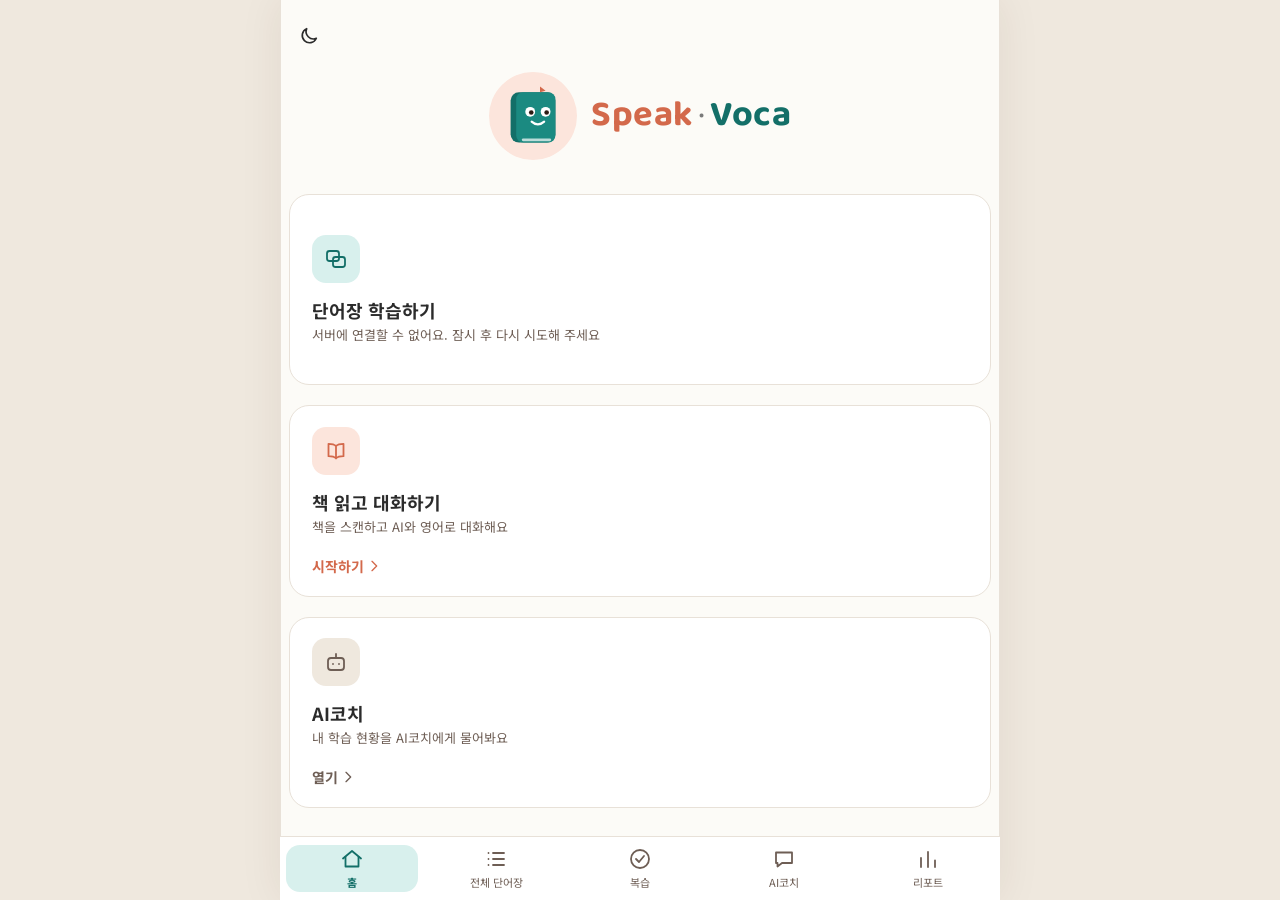
<file: frontend/index.html>
<!doctype html>
<html lang="ko">
<head>
  <meta charset="utf-8">
  <meta name="viewport" content="width=device-width, initial-scale=1, viewport-fit=cover">
  <title>스포카</title>
  <meta name="theme-color" content="#FBF7F2">
  <script>
    // 화면이 그려지기 전에 저장된 테마를 적용해 깜빡임을 막는다 (기본은 라이트)
    try { if (localStorage.getItem("spoca.theme") === "dark") document.documentElement.dataset.theme = "dark"; } catch (e) { /* 저장소를 못 쓰면 라이트 */ }
  </script>
  <link rel="preconnect" href="https://fonts.googleapis.com">
  <link rel="preconnect" href="https://fonts.gstatic.com" crossorigin>
  <link href="https://fonts.googleapis.com/css2?family=Baloo+2:wght@600;700&family=Noto+Sans+KR:wght@400;500;700&display=swap" rel="stylesheet">
  <link rel="stylesheet" href="css/style.css">
</head>
<body>
  <div class="app">
    <div id="wake-banner" class="wake-banner" role="status" hidden>서버를 깨우는 중이라 조금 걸려요</div>
    <main id="views" class="views">
      <!-- 홈 화면 (1차: 복습·영어 대화는 자리만, 다크 모드 토글·N일 연속 배지는 나중에 추가) -->
      <section class="view view-home" data-view="home" hidden>
        <div class="content home">
          <div class="home-top">
            <button class="icon-btn theme-toggle" id="theme-toggle" type="button" aria-label="다크 모드로 바꾸기" aria-pressed="false">
              <svg class="i-moon" viewBox="0 0 24 24" aria-hidden="true"><path d="M20 14.5A8 8 0 0 1 9.5 4a8 8 0 1 0 10.5 10.5z"/></svg>
              <svg class="i-sun" viewBox="0 0 24 24" aria-hidden="true"><circle cx="12" cy="12" r="4"/><path d="M12 2v2M12 20v2M2 12h2M20 12h2M4.9 4.9l1.4 1.4M17.7 17.7l1.4 1.4M4.9 19.1l1.4-1.4M17.7 6.3l1.4-1.4"/></svg>
            </button>
            <span class="streak-badge" id="home-streak" hidden>
              <svg viewBox="0 0 24 24" aria-hidden="true"><path d="M12 3c1 3.5 5 5.5 5 10a5 5 0 0 1-10 0c0-2 .8-3.2 2-4.2 0 2 .8 3 2 3 0-3-1-5 1-8.8z"/></svg>
              <b id="home-streak-text">0일 연속</b>
            </span>
          </div>
          <div class="brand">
            <div class="mascot" aria-hidden="true">
              <svg width="70" height="70" viewBox="0 0 100 100" aria-hidden="true"><rect x="18" y="16" width="64" height="72" rx="12" fill="#136F68"/><rect x="26" y="16" width="56" height="72" rx="10" fill="#1B8A81"/><rect x="34" y="82" width="42" height="4" rx="2" fill="#fff" opacity=".7"/>
                <circle cx="46" cy="44" r="7" fill="#fff"/><circle cx="68" cy="44" r="7" fill="#fff"/><circle cx="47.5" cy="45" r="3.3" fill="#2B1A12"/><circle cx="69.5" cy="45" r="3.3" fill="#2B1A12"/>
                <path d="M48 58q9 8 18 0" stroke="#fff" stroke-width="3" fill="none" stroke-linecap="round"/><path d="M60 16v-8l8 6z" fill="#D3694B"/></svg>
            </div>
            <div class="wordmark" role="img" aria-label="스포카 Speak Voca"><span class="w1">Speak</span><span class="dot">·</span><span class="w2">Voca</span></div>
          </div>

          <!-- 오늘의 복습 카드: 복습할 단어 있음 / 오늘 복습 완료 / 대상 없음 -->
          <div class="card home-card" id="home-review">
            <div class="home-row">
              <div class="tile tile-teal"><svg viewBox="0 0 24 24" aria-hidden="true"><rect x="3" y="4" width="12" height="10" rx="2.5"/><rect x="9" y="10" width="12" height="10" rx="2.5"/></svg></div>
              <div class="home-text"><b>단어장 학습하기</b><span id="home-review-sub">불러오는 중…</span></div>
            </div>
            <a class="go-link go-coral" id="home-review-link" href="#/review" hidden><span id="home-review-link-text">복습 시작</span><svg viewBox="0 0 24 24" aria-hidden="true"><path d="M9 5l7 7-7 7"/></svg></a>
          </div>

          <button class="card home-card home-btn" id="home-english" type="button">
            <div class="home-row">
              <div class="tile tile-coral"><svg viewBox="0 0 24 24" aria-hidden="true"><path d="M12 7c-1.6-1.6-4.2-2.2-7.500-2.200v12.400c3.300 0 5.900.6 7.500 2.200 1.600-1.600 4.200-2.200 7.500-2.200V4.800C16.200 4.800 13.600 5.400 12 7zM12 7v12.400"/></svg></div>
              <div class="home-text"><b>책 읽고 대화하기</b><span>책을 스캔하고 AI와 영어로 대화해요</span></div>
            </div>
            <span class="go-link go-coral">시작하기<svg viewBox="0 0 24 24" aria-hidden="true"><path d="M9 5l7 7-7 7"/></svg></span>
          </button>

          <a class="card home-card" href="#/coach">
            <div class="home-row">
              <div class="tile tile-sand"><svg viewBox="0 0 24 24" aria-hidden="true"><rect x="4" y="8" width="16" height="12" rx="3"/><path d="M12 4v4M9 14h.01M15 14h.01"/></svg></div>
              <div class="home-text"><b>AI코치</b><span>내 학습 현황을 AI코치에게 물어봐요</span></div>
            </div>
            <span class="go-link go-sand">열기<svg viewBox="0 0 24 24" aria-hidden="true"><path d="M9 5l7 7-7 7"/></svg></span>
          </a>
        </div>
      </section>

      <!-- 단어장 목록 -->
      <section class="view" data-view="words" hidden>
        <header class="topbar">
          <a class="icon-btn" href="#/home" aria-label="뒤로"><svg viewBox="0 0 24 24" aria-hidden="true"><path d="M19 12H5M11 6l-6 6 6 6"/></svg></a>
          <h1 class="title">전체 단어장</h1>
          <span class="rv-mini" aria-hidden="true"><svg viewBox="0 0 24 24"><circle cx="12" cy="12" r="11" fill="#FCE5DC"/><ellipse cx="12" cy="13" rx="6.5" ry="5.5" fill="#D3694B"/><circle cx="10" cy="12" r="1.1" fill="#fff"/><circle cx="14" cy="12" r="1.1" fill="#fff"/><path d="M10.2 15q1.8 1.2 3.6 0" stroke="#fff" stroke-width="1" fill="none" stroke-linecap="round"/></svg></span>
          <span class="spacer"></span>
          <span class="rv-count" id="word-total">-개</span>
        </header>
        <div class="content">
          <label class="search">
            <svg viewBox="0 0 24 24" aria-hidden="true"><circle cx="11" cy="11" r="6.5"/><path d="M16 16l4.5 4.5"/></svg>
            <input id="word-search" type="search" placeholder="단어·뜻 검색" autocomplete="off" aria-label="단어 검색">
          </label>
          <div class="stage-chips" id="word-chips" role="group" aria-label="단계 고르기"></div>
          <div class="word-head">
            <b id="word-count">단어 -개</b>
            <label class="sort-select">
              <select id="word-sort" aria-label="정렬">
                <option value="latest">최신순</option>
                <option value="stage">단계순</option>
              </select>
              <svg viewBox="0 0 24 24" aria-hidden="true"><path d="M7 10l5 5 5-5"/></svg>
            </label>
          </div>
          <div class="card list-card" id="word-list"></div>
          <p class="state-msg" id="word-state"></p>
        </div>
        <a id="word-add-btn" class="fab" href="#/word-add" aria-label="단어 등록"><svg viewBox="0 0 24 24" aria-hidden="true"><path d="M12 5v14M5 12h14"/></svg></a>
      </section>

      <!-- 단어 등록 (하단 탭 바는 그대로 보인다) -->
      <section class="view" data-view="word-add" hidden>
        <header class="topbar">
          <a class="icon-btn" href="#/words" aria-label="뒤로"><svg viewBox="0 0 24 24" aria-hidden="true"><path d="M19 12H5M11 6l-6 6 6 6"/></svg></a>
          <h1 class="title">단어 등록</h1>
          <span class="spacer"></span>
        </header>
        <div class="content">
          <div class="seg" role="tablist" aria-label="등록 방법">
            <button type="button" class="seg-btn on" data-mode="manual" role="tab" aria-selected="true">직접 입력</button>
            <button type="button" class="seg-btn" data-mode="scan" role="tab" aria-selected="false">책 스캔</button>
          </div>

          <div class="card wa-card" id="wa-manual">
            <label class="field"><small>단어</small><input id="wa-word" type="text" maxlength="50" autocomplete="off" placeholder="예: resilient"></label>
            <label class="field"><small>뜻 (선택)</small><input id="wa-meaning" type="text" maxlength="200" autocomplete="off" placeholder="예: 회복력 있는"></label>
            <label class="field"><small>예문 (선택)</small><input id="wa-example" type="text" maxlength="300" autocomplete="off" placeholder="예: She is resilient."></label>
          </div>

          <div class="card wa-card" id="wa-scan" hidden>
            <p class="wa-note">단어장 책의 한 페이지를 사진으로 찍거나 갤러리에서 골라요. 읽은 단어는 확인 없이 바로 등록돼요. 뜻이 사진에 없으면 AI가 한국어 뜻을 채워 줘요(틀릴 수 있으니 단어장에서 고칠 수 있어요).</p>
            <input id="wa-file" type="file" accept="image/jpeg,image/png,image/webp,image/*" hidden>
            <button type="button" class="btn btn-open wa-pick" id="wa-pick">사진 선택 (촬영 · 갤러리)</button>
            <div class="wa-preview" id="wa-preview" hidden>
              <img id="wa-preview-img" alt="선택한 책 사진">
              <button type="button" class="btn btn-cancel" id="wa-clear">사진 지우기</button>
            </div>
          </div>

          <div class="card wa-card">
            <small class="wa-label">등록일 (복습 기준일)</small>
            <div class="chips" id="wa-dates">
              <button type="button" class="chip on" data-date="today">오늘</button>
              <button type="button" class="chip" data-date="tomorrow">내일</button>
              <button type="button" class="chip" data-date="pick">날짜 선택</button>
            </div>
            <label class="field wa-pick-date" id="wa-pick-date" hidden><small>날짜 (오늘 이후만)</small><input id="wa-date" type="date"></label>
          </div>

          <p class="tip" id="wa-error" role="alert" hidden></p>
          <button type="button" class="btn btn-primary" id="wa-submit">등록하기</button>
        </div>
      </section>

      <!-- 오늘의 복습 -->
      <section class="view" data-view="review" hidden>
        <header class="topbar topbar-rv">
          <a class="icon-btn" href="#/home" aria-label="뒤로"><svg viewBox="0 0 24 24" aria-hidden="true"><path d="M19 12H5M11 6l-6 6 6 6"/></svg></a>
          <h1 class="title">오늘의 복습</h1>
          <span class="rv-mini" aria-hidden="true"><svg viewBox="0 0 24 24"><circle cx="12" cy="12" r="11" fill="#FCE5DC"/><ellipse cx="12" cy="13" rx="6.5" ry="5.5" fill="#D3694B"/><circle cx="10" cy="12" r="1.1" fill="#fff"/><circle cx="14" cy="12" r="1.1" fill="#fff"/><path d="M10.2 15q1.8 1.2 3.6 0" stroke="#fff" stroke-width="1" fill="none" stroke-linecap="round"/></svg></span>
          <span class="spacer"></span>
          <span class="rv-count" id="rv-count" hidden></span>
        </header>
        <div class="content">
          <div id="rv-body" hidden>
            <div class="seg" role="tablist" aria-label="학습 방향">
              <button type="button" class="seg-btn on" data-dir="en2ko" role="tab" aria-selected="true">영어 → 한글</button>
              <button type="button" class="seg-btn" data-dir="ko2en" role="tab" aria-selected="false">한글 → 영어</button>
            </div>
            <p class="rv-hint"><svg viewBox="0 0 24 24" aria-hidden="true"><circle cx="12" cy="12" r="9"/><path d="M12 11v5M12 8h.01"/></svg><span>아는 단어는 그냥 넘어가고, 헷갈리는 단어만 탭해서 확인하세요</span></p>
            <div class="rv-grid" id="rv-grid"></div>
          </div>
          <div class="card rv-empty" id="rv-message" hidden>
            <b id="rv-message-title"></b>
            <p id="rv-message-sub"></p>
            <a class="btn btn-open" id="rv-message-link" href="#/word-add" hidden>단어 등록하러 가기</a>
          </div>
          <p class="state-msg" id="rv-state"></p>
        </div>
        <div class="rv-footer" id="rv-footer" hidden>
          <button type="button" class="btn btn-primary" id="rv-complete">복습 완료</button>
        </div>
      </section>

      <!-- 복습 결과 -->
      <section class="view" data-view="review-result" hidden>
        <header class="topbar">
          <h1 class="title">복습 결과</h1>
          <span class="spacer"></span>
        </header>
        <div class="content">
          <div class="card rr-hero">
            <p class="rr-big" id="rr-big">0개를 외웠어요</p>
            <p class="rr-streak" id="rr-streak"></p>
          </div>
          <div class="rr-stats">
            <div class="card"><small>오늘 복습</small><b id="rr-reviewed">0개</b></div>
            <div class="card"><small>다시 복습</small><b id="rr-retry">0개</b></div>
          </div>
          <h2 class="section-title">다시 복습할 단어</h2>
          <div class="card list-card" id="rr-list"></div>
          <p class="state-msg" id="rr-empty" hidden>모두 외웠어요. 다시 복습할 단어가 없어요</p>
          <a class="btn btn-primary rr-home" href="#/home">홈으로</a>
        </div>
      </section>

      <!-- AI코치 화면 -->
      <section class="view view-chat" data-view="coach" hidden>
        <header class="topbar">
          <h1 class="title">AI코치</h1>
          <span class="spacer"></span>
          <button id="chat-new" class="btn btn-create" type="button">+ 새 대화</button>
          <button id="chat-history" class="btn btn-open" type="button">지난 대화</button>
        </header>
        <div class="strip" id="chat-strip"><span id="strip-overall">불러오는 중…</span><span id="strip-recent"></span></div>
        <div class="chat-body" id="chat-body">
          <div id="chat-welcome">
            <div class="msg-row"><div class="ava"><svg viewBox="0 0 24 24" aria-hidden="true"><rect x="4" y="8" width="16" height="12" rx="3"/><path d="M12 4v4M9 14h.01M15 14h.01"/></svg></div><div class="bubble">내 학습 기록을 보고 물어보세요.</div></div>
            <p class="faint-note">이런 걸 물어볼 수 있어요</p>
            <div class="chips">
              <button type="button" class="chip" data-q="최근 7일 어땠어?">최근 7일 어땠어?</button>
              <button type="button" class="chip" data-q="잘 외운 날은?">잘 외운 날은?</button>
              <button type="button" class="chip" data-q="앞으로 어떻게 할까?">앞으로 어떻게 할까?</button>
            </div>
          </div>
          <div id="chat-messages"></div>
        </div>
        <form class="inputbar" id="chat-form" autocomplete="off">
          <input id="chat-input" type="text" maxlength="4000" placeholder="질문을 입력하세요" aria-label="질문">
          <button id="chat-send" class="send-btn" type="submit" aria-label="보내기"><svg viewBox="0 0 24 24" aria-hidden="true"><path d="M5 12h14M13 6l6 6-6 6"/></svg></button>
        </form>
        <p class="ai-note">AI가 생성한 답변이에요</p>
      </section>

      <!-- 영어 대화 (홈에서만 진입, 하단 탭 없음) -->
      <section class="view view-eng" data-view="english" hidden>
        <header class="topbar">
          <a class="icon-btn" href="#/home" aria-label="뒤로"><svg viewBox="0 0 24 24" aria-hidden="true"><path d="M19 12H5M11 6l-6 6 6 6"/></svg></a>
          <h1 class="title" id="eng-title">영어 대화</h1>
          <span class="spacer"></span>
          <span class="eng-timer" id="eng-timer" hidden>00:00</span>
          <button type="button" class="btn btn-open" id="eng-end" hidden>대화 끝내기</button>
        </header>
        <div class="content eng-content">
          <p class="state-msg" id="eng-nosupport" hidden>이 브라우저는 음성을 지원하지 않아요</p>

          <div id="eng-step-scan">
            <p class="eng-lead">책 한 페이지를 사진으로 찍어 주세요.<br>최대 3장까지 합쳐서 읽어요.</p>
            <div class="eng-pages" id="eng-pages" hidden></div>
            <div class="eng-pick">
              <button type="button" class="btn btn-open" id="eng-camera">사진 찍기</button>
              <button type="button" class="btn btn-create" id="eng-gallery">갤러리에서 고르기</button>
            </div>
            <input id="eng-file-camera" type="file" accept="image/*" capture="environment" hidden>
            <input id="eng-file-gallery" type="file" accept="image/jpeg,image/png,image/webp,image/*" hidden>
            <p class="tip" id="eng-scan-error" role="alert" hidden></p>
            <button type="button" class="btn btn-ghost" id="eng-retake" hidden>다시 찍기</button>
            <button type="button" class="btn btn-primary" id="eng-read" disabled>읽기</button>
          </div>

          <div id="eng-step-level" hidden>
            <div class="eng-hero" id="eng-hero"></div>
            <div class="eng-done" id="eng-done">스캔 완료 · 문장 0개 인식됨</div>
            <div class="eng-more">
              <button type="button" class="btn btn-ghost" id="eng-addpage">+ 페이지 추가</button>
              <button type="button" class="btn btn-ghost" id="eng-rescan">사진 다시 고르기</button>
            </div>
            <h2 class="eng-label">난이도를 선택하세요</h2>
            <div class="eng-levels" role="radiogroup" aria-label="난이도">
              <button type="button" class="eng-level on" role="radio" aria-checked="true" data-level="Beginner"><b>Beginner</b><span>쉬운 표현 · 짧은 문장</span></button>
              <button type="button" class="eng-level" role="radio" aria-checked="false" data-level="Advanced"><b>Advanced</b><span>긴 문장 · 다양한 어휘</span></button>
            </div>
            <div class="eng-cta"><button type="button" class="btn btn-primary" id="eng-start">AI와 대화하기 <svg viewBox="0 0 24 24" aria-hidden="true"><path d="M9 5l7 7-7 7"/></svg></button></div>
          </div>

          <div id="eng-step-talk" class="eng-talk" hidden>
            <div class="eng-messages" id="eng-messages" aria-live="polite"></div>
            <div class="eng-dock">
              <p class="eng-status" id="eng-status"></p>
              <div class="eng-wave" id="eng-wave" aria-hidden="true" hidden><i></i><i></i><i></i><i></i><i></i></div>
              <div class="eng-dock-btns" id="eng-retry-row" hidden>
                <button type="button" class="btn btn-open" id="eng-retry">다시 시도</button>
                <button type="button" class="btn btn-cancel" id="eng-quit" hidden>그냥 나가기</button>
              </div>
              <button type="button" class="eng-mic" id="eng-mic" aria-label="마이크를 눌러 말하기">
                <svg viewBox="0 0 24 24" aria-hidden="true"><path d="M12 3a3 3 0 0 1 3 3v6a3 3 0 0 1-6 0V6a3 3 0 0 1 3-3z"/><path d="M6 11a6 6 0 0 0 12 0M12 17v4"/></svg>
              </button>
            </div>
          </div>
        </div>
      </section>

      <!-- 리포트 화면 -->
      <section class="view" data-view="report" hidden>
        <header class="topbar">
          <h1 class="title">리포트</h1>
          <span class="spacer"></span>
          <a id="rp-records" class="btn btn-open" href="#/records">학습 기록</a>
        </header>
        <div class="content">
          <div class="seg" id="rp-seg" role="tablist" aria-label="기간">
            <button type="button" class="seg-btn on" data-period="7d" role="tab" aria-selected="true">최근 7일</button>
            <button type="button" class="seg-btn" data-period="month" role="tab" aria-selected="false">월별</button>
            <button type="button" class="seg-btn" data-period="all" role="tab" aria-selected="false">전체</button>
          </div>
          <div class="rp-month" id="rp-month" hidden>
            <button type="button" class="icon-btn" id="rp-prev" aria-label="이전 달"><svg viewBox="0 0 24 24" aria-hidden="true"><path d="M15 5l-7 7 7 7"/></svg></button>
            <b id="rp-month-label">2026년 10월</b>
            <button type="button" class="icon-btn" id="rp-next" aria-label="다음 달"><svg viewBox="0 0 24 24" aria-hidden="true"><path d="M9 5l7 7-7 7"/></svg></button>
          </div>
          <p class="state-msg" id="rp-state">불러오는 중…</p>
          <div id="rp-body" hidden>
            <div class="card" id="rp-summary">
              <div class="rp-top"><p class="period" id="rp-period"></p><span class="rp-trend"><span id="rp-trend-label">최근 추세</span><b id="rp-trend">-</b></span></div>
              <div class="stats">
                <div><small>개수</small><b id="rp-count">-</b></div>
                <div><small>평균</small><b id="rp-avg">-</b></div>
                <div><small>최대</small><b id="rp-max">-</b></div>
                <div><small>최소</small><b id="rp-min">-</b></div>
              </div>
            </div>

            <h2 class="section-title">단어 단계 분포 <small>지금 상태</small></h2>
            <div class="card rp-dist" id="rp-dist"></div>

            <h2 class="section-title">일별 외운 단어 수</h2>
            <div class="card rp-chart-card">
              <p class="rp-pick" id="rp-pick" hidden></p>
              <div id="rp-chart" class="rp-chart"></div>
            </div>

            <h2 class="section-title">학습 통계 <small id="rp-stats-period"></small></h2>
            <div class="card rp-stats" id="rp-stats"></div>
          </div>
        </div>
      </section>

      <!-- 학습 기록 화면 (리포트 화면의 "학습 기록" 버튼으로 진입) -->
      <section class="view" data-view="records" hidden>
        <header class="topbar">
          <a class="icon-btn" href="#/report" aria-label="뒤로"><svg viewBox="0 0 24 24" aria-hidden="true"><path d="M19 12H5M11 6l-6 6 6 6"/></svg></a>
          <h1 class="title">학습 기록</h1>
          <span class="spacer"></span>
          <div class="rec-actions">
            <button id="rec-export-csv" class="btn btn-export" type="button" data-format="csv">CSV</button>
            <button id="rec-export-json" class="btn btn-export" type="button" data-format="json">JSON</button>
          </div>
          <button id="rec-add" class="btn btn-create" type="button">+ 기록</button>
        </header>
        <div class="content">
          <div class="card" id="rec-summary">
            <div class="seg" role="tablist">
              <button type="button" class="seg-btn on" data-range="overall" role="tab" aria-selected="true">전체</button>
              <button type="button" class="seg-btn" data-range="recent_7d" role="tab" aria-selected="false">최근 7일</button>
            </div>
            <p class="period" id="rec-period"></p>
            <div class="stats">
              <div><small>개수</small><b id="rec-count">-</b></div>
              <div><small>평균</small><b id="rec-avg">-</b></div>
              <div><small>최대</small><b id="rec-max">-</b></div>
              <div><small>최소</small><b id="rec-min">-</b></div>
            </div>
            <div class="trend"><span>최근 추세</span><b id="rec-trend">-</b></div>
            <p class="state-msg" id="rec-summary-error" hidden></p>
          </div>

          <h2 class="section-title">기록 목록 <small>최신 날짜순</small></h2>
          <div class="card list-card" id="rec-list"></div>
          <p class="state-msg" id="rec-state"></p>
          <button id="rec-more" class="btn btn-ghost" type="button" hidden>더 보기</button>
        </div>
      </section>
    </main>

    <nav class="tabbar" aria-label="하단 메뉴">
      <a class="tab" href="#/home" data-tab="home">
        <svg viewBox="0 0 24 24" aria-hidden="true"><path d="M3 11.5 12 4l9 7.5"/><path d="M5.5 10v9.5h13V10"/></svg>
        <span>홈</span>
      </a>
      <a class="tab" href="#/words" data-tab="words">
        <svg viewBox="0 0 24 24" aria-hidden="true"><path d="M9 6h11M9 12h11M9 18h11"/><path d="M4.5 6h.01M4.5 12h.01M4.5 18h.01"/></svg>
        <span>전체 단어장</span>
      </a>
      <a class="tab" href="#/review" data-tab="review">
        <span class="tab-ico"><svg viewBox="0 0 24 24" aria-hidden="true"><circle cx="12" cy="12" r="9"/><path d="M8 12l3 3 5-6"/></svg><span class="tab-badge" id="review-badge" hidden></span></span>
        <span>복습</span>
      </a>
      <a class="tab" href="#/coach" data-tab="coach">
        <svg viewBox="0 0 24 24" aria-hidden="true"><path d="M4 5.5h16v10.5H10l-4.5 3.5V16H4z"/></svg>
        <span>AI코치</span>
      </a>
      <a class="tab" href="#/report" data-tab="report">
        <svg viewBox="0 0 24 24" aria-hidden="true"><path d="M5 20V11"/><path d="M12 20V5"/><path d="M19 20v-6.5"/></svg>
        <span>리포트</span>
      </a>
    </nav>
  </div>

  <dialog id="eng-leave" class="dialog" aria-labelledby="eng-leave-title">
    <h3 id="eng-leave-title">대화를 그만할까요?</h3>
    <p class="eng-leave-text">나가면 대화가 사라져요. 단어도 등록되지 않아요.</p>
    <div class="dialog-btns">
      <button type="button" class="btn btn-create" id="eng-leave-stay">계속 대화</button>
      <button type="button" class="btn btn-open" id="eng-leave-go">나가기</button>
    </div>
  </dialog>

  <dialog id="rec-dialog" class="dialog" aria-labelledby="rec-dialog-title">
    <form id="rec-form" method="dialog" novalidate>
      <h3 id="rec-dialog-title">기록 추가</h3>
      <label class="field"><small>날짜</small><input id="rec-date" type="date" required></label>
      <p class="tip" id="rec-error" role="alert" hidden></p>
      <label class="field"><small>외운 단어 수</small><input id="rec-value" type="number" inputmode="numeric" min="0" step="1" required></label>
      <label class="field"><small>메모 (선택)</small><input id="rec-memo" type="text" maxlength="200"></label>
      <div class="dialog-btns">
        <button type="button" class="btn btn-cancel" id="rec-cancel">취소</button>
        <button type="submit" class="btn btn-open" id="rec-save">저장</button>
      </div>
    </form>
  </dialog>

  <dialog id="word-dialog" class="dialog" aria-labelledby="word-dialog-title">
    <form id="word-form" method="dialog" novalidate>
      <h3 id="word-dialog-title">단어 수정</h3>
      <p class="info-line" id="word-info"></p>
      <label class="field"><small>단어</small><input id="wd-word" type="text" maxlength="50" autocomplete="off" required></label>
      <p class="tip" id="wd-error" role="alert" hidden></p>
      <label class="field"><small>뜻 (선택)</small><input id="wd-meaning" type="text" maxlength="200" autocomplete="off"></label>
      <label class="field"><small>예문 (선택)</small><input id="wd-example" type="text" maxlength="300" autocomplete="off"></label>
      <div class="dialog-btns">
        <button type="button" class="btn btn-cancel" id="wd-cancel">취소</button>
        <button type="submit" class="btn btn-open" id="wd-save">저장</button>
      </div>
    </form>
  </dialog>

  <dialog id="eng-source" class="sheet" aria-labelledby="eng-source-title">
    <div class="grab"></div>
    <h3 id="eng-source-title">책 사진 가져오기</h3>
    <div class="eng-source-btns">
      <button type="button" class="btn btn-open" id="eng-src-camera">사진 찍기</button>
      <button type="button" class="btn btn-create" id="eng-src-gallery">갤러리에서 고르기</button>
      <button type="button" class="btn btn-cancel" id="eng-src-close">취소</button>
    </div>
  </dialog>

  <dialog id="chat-sheet" class="sheet" aria-labelledby="chat-sheet-title">
    <div class="grab"></div>
    <h3 id="chat-sheet-title">지난 대화</h3>
    <div id="chat-sheet-list" class="sheet-list"></div>
    <p class="state-msg" id="chat-sheet-state" hidden></p>
    <button type="button" class="btn btn-cancel sheet-close" id="chat-sheet-close">닫기</button>
  </dialog>
  <script type="module" src="js/app.js"></script>
</body>
</html>
</file>
<file: frontend/css/style.css>
/* 스포카 공통 스타일 — 모바일 우선 */
:root {
  /* 확정된 색 */
  --coral: #D3694B;   /* 열기/보러 가기 버튼: 채움 */
  --teal: #136F68;    /* 만들기/추가 버튼: 테두리 */
  /* 임시 색 (화면설계서에 정해진 값이 없어 중립 톤으로 둠. 여기만 고치면 전체에 적용) */
  --bg: #FCFBF7;
  --card: #FFFFFF;
  --ink: #2B2B2B;
  --muted: #7A7A7A;
  --line: #E8E1D8;
  --sub: #6E5E55;           /* 보조 글자 */
  --faint: #B3A99E;         /* 흐린 글자 */
  --faint-2: #8A7A70;
  --teal-tint: #D8F0ED;     /* 청록 연한 바탕 */
  --teal-tint-2: #EAF6F4;
  --teal-soft: #BFD9D5;     /* 그래프의 연한 막대 */
  --coral-tint: #FCE5DC;    /* 코랄 연한 바탕 */
  --coral-ink: #B3421F;     /* 코랄 바탕 위 글자 */
  --coral-line: #E5C9BE;
  --sand: #EFE8DE;
  --line-soft: #F0E8DD;
  --grab: #D9CFC3;
  --green-tint: #E3EFD9;
  --green-ink: #3F6B24;

  --tabbar-h: 64px;
  --font-logo: "Baloo 2", "Noto Sans KR", sans-serif;
  --font-body: "Noto Sans KR", system-ui, -apple-system, sans-serif;
}

* { box-sizing: border-box; }
[hidden] { display: none !important; }

html, body { margin: 0; height: 100%; }
body {
  font-family: var(--font-body);
  color: var(--ink);
  background: var(--bg);
  -webkit-text-size-adjust: 100%;
}

/* 앱 틀: 가운데 정렬, 폭은 모바일 크기까지만 */
.app {
  position: relative;
  max-width: 480px;
  min-height: 100vh;
  margin: 0 auto;
  background: var(--bg);
}

.view { min-height: calc(100vh - var(--tabbar-h)); padding-bottom: calc(var(--tabbar-h) + env(safe-area-inset-bottom)); }

/* 위쪽 바 */
.topbar {
  display: flex;
  align-items: center;
  justify-content: space-between;
  gap: 8px;
  padding: 14px 16px;
}
.logo {
  margin: 0;
  font-family: var(--font-logo);
  font-weight: 700;
  font-size: 26px;
  color: var(--coral);
}
.title { margin: 0; font-size: 20px; font-weight: 700; }
.topbar-actions { display: flex; gap: 8px; }

.content { padding: 0 16px 24px; }

/* 버튼 규칙: 보러 가기 = 산호 채움, 만들기/추가 = 틸 테두리 */
.btn {
  font: inherit;
  font-size: 14px;
  font-weight: 500;
  padding: 8px 14px;
  border-radius: 999px;
  cursor: pointer;
  border: 1.5px solid transparent;
}
.btn-open { background: var(--coral); color: #fff; }
.btn-create { background: transparent; color: var(--teal); border-color: var(--teal); }

.placeholder {
  padding: 32px 16px;
  text-align: center;
  color: var(--muted);
  background: var(--card);
  border: 1px dashed var(--line);
  border-radius: 12px;
}

/* 하단 탭 바 */
.tabbar {
  position: fixed;
  bottom: 0;
  left: 50%;
  transform: translateX(-50%);
  width: 100%;
  max-width: 480px;
  height: calc(var(--tabbar-h) + env(safe-area-inset-bottom));
  padding-bottom: env(safe-area-inset-bottom);
  display: flex;
  background: var(--card);
  border-top: 1px solid var(--line);
}
.tab {
  flex: 1;
  display: flex;
  flex-direction: column;
  align-items: center;
  justify-content: center;
  gap: 3px;
  color: var(--sub);
  text-decoration: none;
  font-size: 11px;
}
.tab svg {
  width: 24px;
  height: 24px;
  fill: none;
  stroke: currentColor;
  stroke-width: 1.8;
  stroke-linecap: round;
  stroke-linejoin: round;
}
.tab { margin: 8px 6px; border-radius: 14px; }
.tab.active { color: var(--teal); font-weight: 700; background: var(--teal-tint); }

/* 토스트(잠깐 뜨는 안내) */
#toast {
  position: fixed;
  left: 50%;
  bottom: calc(var(--tabbar-h) + 16px + env(safe-area-inset-bottom));
  transform: translate(-50%, 12px);
  width: max-content;
  max-width: calc(100vw - 32px);
  text-align: center;
  line-height: 1.4;
  padding: 10px 16px;
  border-radius: 12px;
  background: var(--ink);
  color: #fff;
  font-size: 14px;
  opacity: 0;
  pointer-events: none;
  transition: opacity 0.2s, transform 0.2s;
  z-index: 100;
}
#toast.show { opacity: 1; transform: translate(-50%, 0); }
#toast.error { background: #B3412A; }

.btn:disabled { opacity: 0.5; cursor: default; }

/* 콜드스타트 안내 줄 (화면 맨 위, 응답이 3초 넘게 늦을 때만) */
.wake-banner {
  padding: 8px 16px;
  text-align: center;
  font-size: 13px;
  font-weight: 500;
  color: #fff;
  background: var(--teal);
}

/* ---------- 학습 기록 화면 ---------- */
.spacer { flex: 1; }
.topbar .title { white-space: nowrap; }

.icon-btn {
  display: inline-flex;
  align-items: center;
  justify-content: center;
  width: 40px;
  height: 40px;
  padding: 0;
  border: 0;
  border-radius: 50%;
  background: transparent;
  color: var(--ink);
  cursor: pointer;
}
.icon-btn svg {
  width: 22px;
  height: 22px;
  fill: none;
  stroke: currentColor;
  stroke-width: 1.8;
  stroke-linecap: round;
  stroke-linejoin: round;
}
.icon-btn:disabled { opacity: 0.4; }

.card {
  padding: 14px;
  background: var(--card);
  border: 1px solid var(--line);
  border-radius: 14px;
}

.seg { display: flex; gap: 4px; padding: 3px; margin-bottom: 10px; background: var(--bg); border: 1px solid var(--line); border-radius: 999px; }
.seg-btn {
  flex: 1;
  padding: 7px 0;
  font: inherit;
  font-size: 14px;
  color: var(--muted);
  background: transparent;
  border: 0;
  border-radius: 999px;
  cursor: pointer;
}
.seg-btn.on { background: var(--teal); color: #fff; font-weight: 700; }

.period { margin: 0 0 8px; font-size: 12px; color: var(--muted); }
.stats { display: grid; grid-template-columns: repeat(4, 1fr); gap: 8px; text-align: center; }
.stats small { display: block; font-size: 12px; color: var(--muted); }
.stats b { font-size: 20px; }
.trend { display: flex; justify-content: space-between; margin-top: 12px; padding-top: 10px; border-top: 1px solid var(--line); font-size: 14px; }
.trend b { color: var(--coral); }

.section-title { margin: 18px 0 8px; font-size: 15px; }
.section-title small { font-weight: 400; font-size: 12px; color: var(--muted); }

.list-card { padding: 2px 6px 2px 0; }
.rec-row { display: flex; align-items: center; padding: 10px 0 10px 14px; border-bottom: 1px solid var(--line); }
.rec-row:last-child { border-bottom: 0; }
.rec-text { flex: 1; min-width: 0; display: flex; flex-direction: column; gap: 2px; }
.rec-text b { font-size: 15px; }
.rec-text .muted { font-size: 13px; overflow: hidden; text-overflow: ellipsis; white-space: nowrap; }
.muted { color: var(--muted); }

.state-msg { margin: 12px 0; text-align: center; font-size: 14px; color: var(--muted); }
.btn-ghost { display: block; width: 100%; height: 44px; margin-top: 10px; color: var(--ink); background: transparent; border-color: var(--line); border-radius: 12px; }

/* 팝업 */
.dialog { width: calc(100% - 32px); max-width: 360px; padding: 20px; border: 0; border-radius: 16px; background: var(--card); color: var(--ink); }
.dialog::backdrop { background: rgba(0, 0, 0, 0.4); }
.dialog h3 { margin: 0 0 12px; font-size: 18px; }
.field { display: block; margin-bottom: 12px; }
.field small { display: block; margin-bottom: 4px; font-size: 12px; color: var(--muted); }
.field input { width: 100%; height: 44px; padding: 0 12px; font: inherit; font-size: 15px; color: var(--ink); background: var(--bg); border: 1px solid var(--line); border-radius: 10px; }
.field input:focus { outline: 2px solid var(--teal); outline-offset: 0; }
.tip { margin: 0 0 12px; padding: 10px 12px; font-size: 13px; color: var(--coral-ink); background: var(--coral-tint); border-radius: 10px; }
.dialog-btns { display: flex; gap: 8px; margin-top: 6px; }
.dialog-btns .btn { flex: 1; height: 44px; }
.btn-cancel { color: var(--ink); background: transparent; border-color: var(--line); }

/* ---------- AI코치(채팅) 화면 ---------- */
body[data-route="coach"] .wake-banner { display: none; } /* 채팅은 말풍선 안에서 안내한다 */

.view-chat {
  display: flex;
  flex-direction: column;
  height: 100vh;
  height: 100dvh;
  min-height: 0;
}
.view-chat[hidden] { display: none; }

.strip {
  display: flex;
  justify-content: space-between;
  align-items: center;
  padding: 9px 16px;
  font-size: 12.5px;
  font-weight: 700;
  color: var(--teal);
  background: var(--teal-tint);
}

.chat-body {
  flex: 1;
  min-height: 0;
  overflow-y: auto;
  padding: 14px 16px;
}
#chat-messages { display: flex; flex-direction: column; gap: 12px; }
#chat-welcome { margin-bottom: 12px; }

.msg-row { display: flex; align-items: flex-start; gap: 10px; }
.ava {
  flex: none;
  width: 36px;
  height: 36px;
  border-radius: 50%;
  background: var(--coral-tint);
  display: flex;
  align-items: center;
  justify-content: center;
}
.ava svg { width: 20px; height: 20px; fill: none; stroke: var(--coral); stroke-width: 1.8; stroke-linecap: round; stroke-linejoin: round; }

.bubble {
  max-width: 82%;
  padding: 10px 14px;
  border-radius: 18px;
  background: var(--card);
  border: 1px solid var(--line);
  font-size: 15px;
  line-height: 1.5;
  white-space: pre-wrap;
  overflow-wrap: anywhere;
}
.bubble.me { align-self: flex-end; background: var(--teal-tint); border-color: var(--teal-tint); }
.bubble.wait { border-style: dashed; color: var(--muted); }
.wait-sub { margin-top: 2px; font-size: 12px; }

.faint-note { margin: 14px 0 8px; font-size: 12px; color: var(--muted); }
.chips { display: flex; flex-wrap: wrap; gap: 8px; }
.chip {
  height: 44px;
  padding: 0 16px;
  font: inherit;
  font-size: 13px;
  color: var(--sub);
  background: var(--card);
  border: 1px solid var(--coral-line);
  border-radius: 999px;
  cursor: pointer;
}
.chip:disabled { opacity: 0.5; }

.inputbar { display: flex; align-items: center; gap: 8px; padding: 8px 16px 0; background: var(--bg); }
.inputbar input {
  flex: 1;
  min-width: 0;
  height: 48px;
  padding: 0 16px;
  font: inherit;
  font-size: 15px;
  color: var(--ink);
  background: var(--card);
  border: 1px solid var(--coral-line);
  border-radius: 999px;
}
.inputbar input:focus { outline: 2px solid var(--teal); outline-offset: 0; }
.send-btn {
  flex: none;
  width: 48px;
  height: 48px;
  display: flex;
  align-items: center;
  justify-content: center;
  color: #fff;
  background: var(--teal);
  border: 0;
  border-radius: 50%;
  cursor: pointer;
}
.send-btn svg { width: 22px; height: 22px; fill: none; stroke: currentColor; stroke-width: 2; stroke-linecap: round; stroke-linejoin: round; }
.send-btn:disabled, .inputbar input:disabled { opacity: 0.5; }
.ai-note { margin: 0; padding: 6px 0 8px; text-align: center; font-size: 11px; color: var(--faint-2); }

/* 지난 대화 패널: 아래에서 올라오는 시트 */
.sheet {
  width: 100%;
  max-width: 480px;
  margin: auto auto 0;
  padding: 10px 20px 24px;
  border: 0;
  border-radius: 24px 24px 0 0;
  background: var(--card);
  color: var(--ink);
  animation: sheet-up 0.22s ease-out;
}
.sheet::backdrop { background: rgba(43, 26, 18, 0.5); }
@keyframes sheet-up { from { transform: translateY(40px); opacity: 0; } to { transform: none; opacity: 1; } }
.grab { width: 40px; height: 5px; margin: 0 auto 8px; border-radius: 99px; background: var(--grab); }
.sheet h3 { margin: 0 0 6px; font-size: 18px; }
.sheet-list { max-height: 50vh; overflow-y: auto; }
.sheet-row { display: flex; align-items: center; gap: 6px; padding: 4px 0 4px 2px; min-height: 60px; border-bottom: 1px solid var(--line-soft); }
.sheet-row:last-child { border-bottom: 0; }
.sheet-main { flex: 1; min-width: 0; display: flex; flex-direction: column; gap: 2px; align-items: flex-start; padding: 8px 6px; font: inherit; text-align: left; color: var(--ink); background: transparent; border: 0; cursor: pointer; }
.sheet-main b { font-size: 16px; max-width: 100%; overflow: hidden; text-overflow: ellipsis; white-space: nowrap; }
.sheet-main .muted { font-size: 13px; }
.sheet-close { width: 100%; height: 48px; margin-top: 8px; border-radius: 14px; border: 0; background: var(--sand); color: var(--sub); font-weight: 700; }

/* ---------- 홈 화면 ---------- */
.home { display: flex; flex-direction: column; gap: 20px; padding-top: 28px; flex: 1; padding-bottom: 28px; }
.view-home { display: flex; flex-direction: column; min-height: 100vh; min-height: 100dvh; }
.brand { display: flex; flex-direction: row; align-items: center; justify-content: center; gap: 14px; padding-bottom: 6px; }
.mascot { width: 88px; height: 88px; border-radius: 50%; background: var(--coral-tint); display: flex; align-items: center; justify-content: center; }
.wordmark { font-family: var(--font-logo); font-size: 36px; font-weight: 700; line-height: 1.05; letter-spacing: .5px; display: flex; align-items: baseline; gap: 6px; flex-wrap: wrap; }
.wordmark .dot { color: var(--muted); font-weight: 400; }
.wordmark .w1 { color: var(--coral); }
.wordmark .w2 { color: var(--teal); }

.home-card { display: block; width: 100%; padding: 16px; font: inherit; color: inherit; text-align: left; text-decoration: none; border-radius: 20px; cursor: pointer; }
.home-btn { background: var(--card); border: 1px solid var(--line); }
.home-row { display: flex; align-items: center; gap: 12px; }
/* 홈 카드: 세로로 크게 (타일 위, 글자 아래) */
.home-card { display: flex; flex-direction: column; justify-content: center; gap: 10px; flex: 1 1 0; min-height: 150px; padding: 22px 22px; }
.home .brand { padding-bottom: 14px; }
.home-card .home-row { flex-direction: column; align-items: flex-start; gap: 14px; }
.home-card .home-text b { font-size: 18px; }
.home-text { flex: 1; display: flex; flex-direction: column; gap: 2px; }
.home-text b { font-size: 17px; }
.home-text span { font-size: 13px; color: var(--sub); }
.tile { flex: none; width: 48px; height: 48px; border-radius: 14px; display: flex; align-items: center; justify-content: center; }
.tile svg { width: 24px; height: 24px; fill: none; stroke: currentColor; stroke-width: 1.8; stroke-linecap: round; stroke-linejoin: round; }
.tile-teal { background: var(--teal-tint); color: var(--teal); }
.tile-coral { background: var(--coral-tint); color: var(--coral); }
.tile-sand { background: var(--sand); color: var(--sub); }
.go-link { display: inline-flex; align-items: center; gap: 2px; margin-top: 10px; font-size: 14px; font-weight: 700; }
.go-link svg { width: 16px; height: 16px; fill: none; stroke: currentColor; stroke-width: 2; stroke-linecap: round; stroke-linejoin: round; }

/* 낮은 화면(높이 720px 이하)에서는 홈 간격을 줄여 스크롤 없이 토글·배지까지 한 화면에 보이게 한다 */
@media (max-height: 720px) {
  .home { gap: 10px; padding-top: 24px; padding-bottom: 12px; }
  .home .home-card { padding: 12px 14px; min-height: 0; gap: 4px; }
  .home .home-card .home-row { flex-direction: row; align-items: center; gap: 12px; }
  .home .go-link { margin-top: 6px; }
}
.go-coral { color: var(--coral); }
.go-sand { color: var(--sub); }
.soon { margin: 12px 0 0; padding: 10px; text-align: center; font-size: 13px; color: var(--muted); background: var(--bg); border-radius: 12px; }

/* ---------- 단어 화면 ---------- */
a.btn { display: inline-block; text-decoration: none; }

.word-head { display: flex; align-items: center; justify-content: space-between; gap: 8px; margin-bottom: 10px; }
.word-head b { font-size: 15px; }
.seg-small { margin: 0; flex: none; }
.seg-small .seg-btn { padding: 6px 12px; font-size: 13px; white-space: nowrap; }

.word-row { display: flex; align-items: center; padding: 10px 0 10px 14px; border-bottom: 1px solid var(--line); }
.word-row:last-child { border-bottom: 0; }
.word-text { flex: 1; min-width: 0; display: flex; flex-direction: column; gap: 3px; }
.word-top { display: flex; align-items: center; flex-wrap: wrap; gap: 6px; }
.word-top b { font-size: 16px; overflow-wrap: anywhere; }
.word-meaning { font-size: 13.5px; color: var(--sub); overflow-wrap: anywhere; }
.word-meaning.empty { color: var(--faint); }

.badge { flex: none; box-sizing: border-box; min-width: 56px; padding: 3px 0; text-align: center; font-size: 11px; font-weight: 700; border-radius: 999px; } /* 배지 폭을 같게 맞춰 들쭉날쭉하지 않게 */
.badge-new { background: var(--coral-tint); color: var(--coral-ink); }
.badge-step { background: var(--teal-tint); color: var(--teal); }
.badge-master { background: var(--teal); color: #fff; }
.badge-passed { background: var(--green-tint); color: var(--green-ink); }
.badge-failed { background: var(--sand); color: var(--sub); }
.badge-just { background: var(--coral); color: #fff; }

.info-line { margin: -4px 0 12px; font-size: 12px; color: var(--muted); }

/* 단어 등록 */
.wa-card { margin-top: 12px; }
.wa-card .field:last-child { margin-bottom: 0; }
.wa-note { margin: 0 0 12px; font-size: 13px; line-height: 1.5; color: var(--sub); }
.wa-pick { width: 100%; height: 46px; border-radius: 12px; }
.wa-preview { margin-top: 12px; display: flex; flex-direction: column; gap: 8px; align-items: stretch; }
.wa-preview img { width: 100%; max-height: 260px; object-fit: contain; background: var(--bg); border: 1px solid var(--line); border-radius: 12px; }
.wa-label { display: block; margin-bottom: 8px; font-size: 12px; color: var(--muted); }
.wa-pick-date { margin: 12px 0 0; }
.chip.on { color: #fff; background: var(--teal); border-color: var(--teal); }
#wa-error { margin: 12px 0 0; }
.btn-primary { display: block; width: 100%; height: 50px; margin-top: 16px; font-size: 16px; font-weight: 700; color: #fff; background: var(--teal); border-color: var(--teal); border-radius: 14px; }

/* ---------- 복습 화면 ---------- */
.rv-count { padding: 2px 10px; font-size: 13px; font-weight: 700; color: var(--teal); background: var(--teal-tint); border-radius: 999px; }
.rv-hint { margin: 0 0 12px; font-size: 13px; line-height: 1.5; color: var(--sub); }
.rv-grid { display: grid; grid-template-columns: 1fr 1fr; gap: 6px; }
.rv-cell {
  position: relative;
  min-height: 78px;
  padding: 10px 40px 10px 14px;
  display: flex;
  flex-direction: column;
  justify-content: center;
  gap: 2px;
  background: var(--card);
  border: 1px solid var(--line);
  border-radius: 14px;
  cursor: pointer;
  user-select: none;
  -webkit-tap-highlight-color: transparent;
}
.rv-cell:focus-visible { outline: 2px solid var(--teal); outline-offset: 1px; }
.rv-cell.tapped { background: var(--coral-tint); border-color: var(--coral-line); cursor: default; }
.rv-main { font-size: 17px; font-weight: 700; overflow-wrap: anywhere; }
.rv-note { font-size: 11px; color: var(--faint); }
.rv-answer { font-size: 14px; color: var(--coral-ink); overflow-wrap: anywhere; }
.rv-answer.empty { color: var(--faint); }
.rv-tag { align-self: flex-start; margin-top: 2px; padding: 1px 8px; font-size: 11px; font-weight: 700; color: #fff; background: var(--coral); border-radius: 999px; }
.rv-speak {
  position: absolute;
  top: 6px;
  right: 6px;
  width: 32px;
  height: 32px;
  padding: 0;
  display: flex;
  align-items: center;
  justify-content: center;
  color: var(--teal);
  background: transparent;
  border: 0;
  border-radius: 50%;
  cursor: pointer;
}
.rv-speak svg { width: 20px; height: 20px; fill: none; stroke: currentColor; stroke-width: 1.8; stroke-linecap: round; stroke-linejoin: round; }

.rv-empty { margin-top: 12px; padding: 24px 16px; text-align: center; }
.rv-empty b { display: block; font-size: 17px; }
.rv-empty p { margin: 8px 0 14px; font-size: 14px; color: var(--sub); }
.rv-empty p:last-child { margin-bottom: 0; }
.rv-empty a.btn { margin-top: 2px; }

.rv-footer {
  position: sticky;
  bottom: calc(var(--tabbar-h) + env(safe-area-inset-bottom));
  padding: 10px 16px 12px;
  background: linear-gradient(to bottom, transparent, var(--bg) 30%);
}
.rv-footer .btn-primary { margin-top: 0; }

/* ---------- 홈: 상단 줄·배지, 복습 카드 ---------- */
.home-top { display: flex; align-items: center; justify-content: space-between; min-height: 32px; margin: -12px 0 -4px; }
.streak-badge { display: inline-flex; align-items: center; gap: 4px; padding: 5px 12px 5px 10px; color: var(--coral); background: var(--coral-tint); border-radius: 999px; font-size: 13px; }
.streak-badge svg { width: 16px; height: 16px; fill: currentColor; stroke: none; }
.streak-badge b { font-weight: 700; }
#home-review { background: var(--card); border: 1px solid var(--line); }

/* ---------- 복습 결과 화면 ---------- */
.rr-hero { margin-top: 4px; padding: 28px 16px; text-align: center; background: var(--teal-tint); border-color: var(--teal-tint); }
.rr-big { margin: 0; font-size: 28px; font-weight: 700; color: var(--teal); }
.rr-streak { margin: 8px 0 0; font-size: 16px; font-weight: 700; color: var(--coral); }
.rr-stats { display: grid; grid-template-columns: 1fr 1fr; gap: 10px; margin-top: 10px; text-align: center; }
.rr-stats small { display: block; font-size: 12px; color: var(--muted); }
.rr-stats b { font-size: 22px; }
a.btn-primary.rr-home { margin-top: 18px; text-align: center; text-decoration: none; line-height: 50px; padding: 0; }

/* AI코치: 예시 질문(첫 화면·답변 뒤)은 말풍선과 헷갈리지 않게 작게 */
#chat-suggest .faint-note, #chat-welcome .faint-note { margin: 4px 0 6px; font-size: 11px; }
#chat-suggest .chips, #chat-welcome .chips { gap: 6px; }
#chat-suggest .chip, #chat-welcome .chip { height: 28px; padding: 0 10px; font-size: 12px; }

/* ---------- 리포트 화면 ---------- */
#rp-seg { margin: 0 0 12px; background: var(--line); }
.rp-month { display: flex; align-items: center; justify-content: center; gap: 18px; margin: 0 0 10px; }
.rp-month b { min-width: 120px; text-align: center; font-size: 16px; }
.trend b.faint { color: var(--muted); font-weight: 400; font-size: 13px; }
.rp-chart-card { padding: 12px 10px 6px; }
.rp-pick { margin: 0 0 4px; padding: 0 4px; font-size: 14px; font-weight: 700; color: var(--teal); min-height: 20px; }
.rp-chart .state-msg { margin: 8px 0; }
.rp-svg { display: block; width: 100%; height: auto; }
.rp-axis { stroke: var(--line); stroke-width: 1.5; }
.rp-grid { stroke: var(--line); stroke-width: 1; stroke-dasharray: 3 4; }
.rp-tick { font-size: 10px; fill: var(--muted); }
.rp-x { font-size: 10px; fill: var(--muted); }
.rp-val { font-size: 11px; font-weight: 700; fill: var(--ink); text-anchor: middle; }
.rp-bar { fill: var(--teal); }
.rp-bar.picked { fill: var(--coral); }
.rp-line { fill: none; stroke: var(--teal); stroke-width: 2; stroke-linejoin: round; stroke-linecap: round; }
.rp-dot { fill: var(--teal); }
.rp-dot.picked { fill: var(--coral); }
.rp-mark { fill: var(--coral); stroke: var(--card); stroke-width: 1.5; }
.rp-hit { fill: transparent; cursor: pointer; }
.rp-dist { padding: 12px 14px; }
.rp-dist-title { margin: 8px 0 6px; font-size: 12px; color: var(--muted); }
.rp-dist-title:first-child { margin-top: 0; }
.rp-dist-row { display: flex; align-items: center; gap: 10px; padding: 4px 0; }
.rp-dist-name { width: 52px; font-size: 13px; }
.rp-track { flex: 1; height: 10px; background: var(--bg); border-radius: 999px; overflow: hidden; }
.rp-fill { height: 100%; border-radius: 999px; }
.rp-fill.stage { background: var(--teal); }
.rp-fill.passed { background: var(--teal); }
.rp-fill.failed { background: var(--coral); }
.rp-dist-num { width: 44px; text-align: right; font-size: 13px; }

/* ---------- 단어 목록 (검색·단계 칩·밀어서 삭제) ---------- */
.search { display: flex; align-items: center; gap: 8px; height: 44px; padding: 0 14px; background: var(--card); border: 1px solid var(--line); border-radius: 999px; }
.search svg { flex: none; width: 18px; height: 18px; fill: none; stroke: var(--muted); stroke-width: 1.8; stroke-linecap: round; }
.search input { flex: 1; min-width: 0; height: 100%; font: inherit; font-size: 15px; color: var(--ink); background: transparent; border: 0; outline: 0; }
.stage-chips { display: flex; flex-wrap: wrap; gap: 6px; margin-top: 10px; }
.stage-chip { height: 28px; padding: 0 11px; font-size: 12px; font-weight: 700; color: var(--teal); background: var(--card); border-color: var(--teal); }
.stage-chip.on { color: #fff; background: var(--teal); }
.stage-chip[data-stage="New"] { color: var(--faint-2); border-color: var(--grab); }
.stage-chip[data-stage="New"].on { color: #fff; background: var(--faint-2); border-color: var(--faint-2); }
.stage-chip[data-stage="Master"] { color: #B9770E; border-color: #D99A2B; }
.stage-chip[data-stage="Master"].on { color: #fff; background: #C98A1A; border-color: #C98A1A; }
.stage-note { margin: 8px 0 6px; font-size: 11px; }
.sort-select { position: relative; display: inline-flex; align-items: center; }
.sort-select select { appearance: none; -webkit-appearance: none; padding: 4px 22px 4px 4px; font: inherit; font-size: 14px; font-weight: 700; color: var(--ink); background: transparent; border: 0; cursor: pointer; }
.sort-select svg { position: absolute; right: 2px; width: 16px; height: 16px; fill: none; stroke: var(--ink); stroke-width: 2; stroke-linecap: round; stroke-linejoin: round; pointer-events: none; }
.list-card { overflow: hidden; }
.swipe { position: relative; overflow: hidden; border-bottom: 1px solid var(--line); }
.swipe:last-child { border-bottom: 0; }
.swipe-del { position: absolute; top: 0; right: 0; bottom: 0; width: 84px; display: flex; align-items: center; justify-content: center; gap: 4px; font: inherit; font-size: 14px; font-weight: 700; color: #fff; background: #D9423E; border: 0; cursor: pointer; }
.swipe-del svg { width: 16px; height: 16px; fill: none; stroke: currentColor; stroke-width: 2; stroke-linecap: round; stroke-linejoin: round; }
.swipe .word-row { position: relative; gap: 10px; padding: 12px 14px 12px 8px; background: var(--card); border-bottom: 0; cursor: pointer; touch-action: pan-y; user-select: none; -webkit-user-select: none; }
.word-name { flex: 1; min-width: 0; font-size: 16px; overflow-wrap: anywhere; }
.speak-btn { flex: none; display: grid; place-items: center; width: 34px; height: 34px; padding: 0; color: var(--muted); background: transparent; border: 0; border-radius: 50%; cursor: pointer; }
.speak-btn:hover, .speak-btn:focus-visible { color: var(--teal); background: var(--bg); }
.speak-btn svg { width: 18px; height: 18px; fill: none; stroke: currentColor; stroke-width: 1.8; stroke-linecap: round; stroke-linejoin: round; }

/* ---------- 영어 대화 화면 (하단 탭 없음) ---------- */
body[data-route="english"] .tabbar { display: none; }
body[data-route="english"] .wake-banner { display: none; }
.view-eng { display: flex; flex-direction: column; min-height: 100vh; min-height: 100dvh; padding-bottom: 0; }
.view-eng[hidden] { display: none; }
.eng-content { flex: 1; display: flex; flex-direction: column; min-height: 0; }
.eng-lead { margin: 6px 0 14px; font-size: 14px; line-height: 1.6; color: var(--muted); text-align: center; }
.eng-pages { display: flex; gap: 10px; margin-bottom: 14px; }
.eng-pages[hidden] { display: none; }
.eng-page { position: relative; flex: 1; max-width: 33%; aspect-ratio: 3 / 4; overflow: hidden; background: var(--card); border: 1px solid var(--line); border-radius: 12px; }
.eng-page img { display: block; width: 100%; height: 100%; object-fit: cover; }
.eng-pages-small .eng-page { max-width: 72px; }
.eng-page-del { position: absolute; top: 4px; right: 4px; width: 24px; height: 24px; padding: 0; font-size: 16px; line-height: 1; color: #fff; background: rgba(0, 0, 0, .55); border: 0; border-radius: 50%; cursor: pointer; }
.eng-pick { display: flex; gap: 8px; }
.eng-pick .btn { flex: 1; height: 44px; font-size: 14px; }
.eng-pick .btn:disabled { opacity: .45; }
#eng-step-scan .tip { margin: 14px 0 0; }
#eng-retake { margin-top: 10px; }
.eng-done { margin: 4px 0 12px; padding: 12px 14px; font-size: 14px; font-weight: 700; color: var(--teal); background: var(--teal-tint); border-radius: 12px; text-align: center; }
.eng-levels { display: flex; gap: 10px; }
.eng-level { flex: 1; display: flex; flex-direction: column; gap: 4px; padding: 14px 12px; text-align: left; font: inherit; color: var(--ink); background: var(--card); border: 1.5px solid var(--line); border-radius: 14px; cursor: pointer; }
.eng-level b { font-size: 16px; }
.eng-level span { font-size: 12.5px; color: var(--muted); }
.eng-level.on { border-color: var(--teal); background: var(--teal-tint-2); }
.eng-timer { margin-right: 10px; font-size: 14px; font-weight: 700; font-variant-numeric: tabular-nums; color: var(--muted); }
.eng-talk { flex: 1; display: flex; flex-direction: column; min-height: 0; height: calc(100dvh - 76px); }
.eng-messages { flex: 1; min-height: 0; overflow-y: auto; display: flex; flex-direction: column; gap: 12px; padding: 4px 0 12px; }
.bubble.draft { opacity: .65; }
.eng-dock { flex: none; display: flex; flex-direction: column; align-items: center; gap: 8px; padding: 10px 0 calc(18px + env(safe-area-inset-bottom)); border-top: 1px solid var(--line); background: var(--bg); }
.eng-status { margin: 0; font-size: 13px; color: var(--muted); min-height: 18px; text-align: center; }
.eng-dock-btns { display: flex; gap: 8px; }
.eng-dock-btns[hidden] { display: none; }
.eng-mic { width: 68px; height: 68px; display: grid; place-items: center; color: #fff; background: var(--teal); border: 0; border-radius: 50%; box-shadow: 0 4px 12px rgba(19, 111, 104, .35); cursor: pointer; }
.eng-mic svg { width: 30px; height: 30px; fill: none; stroke: currentColor; stroke-width: 1.9; stroke-linecap: round; stroke-linejoin: round; }
.eng-mic:disabled { opacity: .45; cursor: default; box-shadow: none; }
.eng-mic.on { background: var(--coral); box-shadow: 0 0 0 8px rgba(211, 105, 75, .18); }
.eng-wave { display: flex; align-items: center; gap: 4px; height: 24px; }
.eng-wave[hidden] { display: none; }
.eng-wave i { display: block; width: 4px; height: 8px; background: var(--coral); border-radius: 2px; animation: eng-wave 0.9s ease-in-out infinite; }
.eng-wave i:nth-child(2) { animation-delay: .12s; }
.eng-wave i:nth-child(3) { animation-delay: .24s; }
.eng-wave i:nth-child(4) { animation-delay: .36s; }
.eng-wave i:nth-child(5) { animation-delay: .48s; }
/* 실제 마이크 소리 크기로 움직일 때는 CSS 애니메이션을 끈다 */
.eng-wave.live i { animation: none; transition: height .06s linear; }
@keyframes eng-wave { 0%, 100% { height: 6px; } 50% { height: 22px; } }
.eng-leave-text { margin: 0 0 14px; font-size: 14px; line-height: 1.6; color: var(--muted); }

/* 학습 기록 "내보내기" 버튼 (CSV · JSON): 연한 청록 바탕, 테두리 없음 */
.btn-export { background: var(--teal-tint); color: var(--teal); border-color: transparent; }
.rec-actions { display: flex; gap: 6px; margin-right: 8px; }
/* 학습 기록 상단: 좁은 폭에서도 버튼 글자가 줄바꿈되지 않게 */
[data-view="records"] .topbar .btn { white-space: nowrap; flex: none; padding-left: 12px; padding-right: 12px; }
[data-view="records"] .topbar .title { white-space: nowrap; }
.rec-actions { gap: 4px; margin-right: 6px; }

/* 리포트 학습 통계 카드 */
.rp-stats { padding: 14px; }
.rp-stats-top { display: flex; gap: 12px; }
.rp-stats-top > div { flex: 1; display: flex; flex-direction: column; gap: 2px; }
.rp-stats-top small { font-size: 12px; color: var(--muted); }
.rp-stats-top b { font-size: 26px; line-height: 1.2; }
.rp-stats-sub { font-size: 12px; color: var(--muted); }
.rp-stats-cap { margin: 14px 0 6px; font-size: 12px; color: var(--muted); }
.rp-wd { display: flex; align-items: flex-end; gap: 6px; height: 112px; }
.rp-wd-col { flex: 1; display: flex; flex-direction: column; align-items: center; justify-content: flex-end; gap: 3px; font-size: 11px; }
.rp-wd-col b { font-size: 11px; font-weight: 600; }
.rp-wd-col i { display: block; width: 100%; background: var(--teal-soft); border-radius: 6px 6px 0 0; }
.rp-wd-col.best i { background: var(--teal); }
.rp-wd-col.best b { color: var(--teal); }
.rp-wd-col span { color: var(--muted); }

/* 다크 모드: <html data-theme="dark"> 일 때 색 값만 바꾼다 */
:root[data-theme="dark"] {
  color-scheme: dark;
  --coral: #E0795B;
  --teal: #2B9A90;
  --bg: #1F1B18;
  --card: #2A2521;
  --ink: #F2ECE6;
  --muted: #A39990;
  --line: #3B342F;
  --sub: #C2B8AE;
  --faint: #7D746C;
  --faint-2: #8E857D;
  --teal-tint: #1F3F3B;
  --teal-tint-2: #1E3432;
  --teal-soft: #3D6E69;
  --coral-tint: #4A2B21;
  --coral-ink: #F0A68E;
  --coral-line: #6A4437;
  --sand: #3A332E;
  --line-soft: #332D29;
  --grab: #5A524B;
  --green-tint: #2A3A22;
  --green-ink: #A5D18A;
}
/* 다크 모드 토글: 다크일 땐 해, 라이트일 땐 달 아이콘 */
.theme-toggle .i-sun { display: none; }
:root[data-theme="dark"] .theme-toggle .i-moon { display: none; }
:root[data-theme="dark"] .theme-toggle .i-sun { display: block; }

/* AI코치: 도구 호출 기록 ("조회한 것: …") */
.tool-note { display: block; margin-top: 8px; padding-top: 6px; border-top: 1px dashed var(--line); font-size: 11px; line-height: 1.4; color: var(--faint-2); white-space: normal; }

/* ---------- 넓은 화면(웹): 본문 폭을 넓히고 양옆을 구분 ---------- */
@media (min-width: 900px) {
  body { background: var(--sand); }
  .app { max-width: 720px; background: var(--bg); border-left: 1px solid var(--line); border-right: 1px solid var(--line); box-shadow: 0 0 40px rgba(60, 40, 20, .08); }
  .tabbar { max-width: 720px; }
  .home { padding-left: 8px; padding-right: 8px; }
}

/* ---------- 복습 화면: v1 모양 ---------- */
.topbar, .topbar-rv { gap: 8px; min-height: 56px; padding: 8px 14px; background: var(--card); border-bottom: 1px solid var(--line); }
.topbar .title, .topbar-rv .title { font-size: 18px; }
.rv-mini { display: inline-flex; width: 24px; height: 24px; }
.rv-mini svg { width: 100%; height: 100%; }
.topbar + .content, .topbar + .view-body { padding-top: 14px; }
.view[data-view="review"] .seg { width: fit-content; margin: 0 auto 14px; gap: 2px; padding: 3px; background: var(--sand); border: 0; }
.view[data-view="review"] .seg-btn { padding: 6px 16px; font-size: 13px; white-space: nowrap; color: var(--sub); }
.view[data-view="review"] .seg-btn.on { background: var(--card); color: var(--ink); box-shadow: 0 1px 3px rgba(0, 0, 0, .12); }
.rv-hint { display: flex; align-items: flex-start; gap: 8px; margin: 0 0 14px; padding: 10px 12px; font-size: 13px; line-height: 1.5; color: var(--teal); background: var(--teal-tint-2); border-radius: 12px; }
.rv-hint svg { flex: none; width: 18px; height: 18px; margin-top: 1px; fill: none; stroke: currentColor; stroke-width: 1.8; stroke-linecap: round; stroke-linejoin: round; }
.rv-footer { display: flex; justify-content: center; }
.rv-footer .btn-primary { width: min(100%, 250px); height: 40px; font-size: 13px; border-radius: 999px; }
.rv-footer .btn-primary::after { content: ""; display: inline-block; width: 14px; height: 14px; margin-left: 6px; vertical-align: -2px; background: currentColor; -webkit-mask: url("data:image/svg+xml,%3Csvg xmlns='http://www.w3.org/2000/svg' viewBox='0 0 24 24' fill='none' stroke='black' stroke-width='2.2' stroke-linecap='round' stroke-linejoin='round'%3E%3Cpath d='M5 12l5 5 9-10'/%3E%3C/svg%3E") center / contain no-repeat; mask: url("data:image/svg+xml,%3Csvg xmlns='http://www.w3.org/2000/svg' viewBox='0 0 24 24' fill='none' stroke='black' stroke-width='2.2' stroke-linecap='round' stroke-linejoin='round'%3E%3Cpath d='M5 12l5 5 9-10'/%3E%3C/svg%3E") center / contain no-repeat; }

/* ---------- 전체 단어장: v1 모양 ---------- */
.view[data-view="words"] .list-card { padding: 0; background: transparent; border: 0; box-shadow: none; overflow: visible; display: flex; flex-direction: column; gap: 8px; }
.view[data-view="words"] .swipe { background: var(--card); border: 1px solid var(--line); border-radius: 14px; overflow: hidden; }
.view[data-view="words"] .swipe-del { border-radius: 0 14px 14px 0; }
.view[data-view="words"] .word-head { justify-content: flex-end; margin-bottom: 8px; }
.view[data-view="words"] #word-count { display: none; }
.view[data-view="words"] .content { padding-bottom: 96px; }
.badge { min-width: 40px; padding: 3px 10px; }
.badge-new { background: var(--sand); color: var(--faint-2); }
.badge-master { background: #C98A1A; color: #fff; }
.fab { position: fixed; right: max(16px, calc(50% - 224px)); bottom: calc(var(--tabbar-h) + 16px + env(safe-area-inset-bottom)); width: 52px; height: 52px; display: grid; place-items: center; color: #fff; background: var(--teal); border-radius: 50%; box-shadow: 0 4px 12px rgba(19, 111, 104, .35); }
.fab svg { width: 24px; height: 24px; fill: none; stroke: currentColor; stroke-width: 2.4; stroke-linecap: round; }
.view[hidden] .fab { display: none; }
@media (min-width: 900px) { .fab { right: calc(50% - 344px); } }
.view[data-view="words"] .stage-chips { justify-content: center; margin-bottom: 10px; }
#chat-new, #chat-history { padding: 5px 12px; font-size: 13px; line-height: 1.3; }

/* ---------- 리포트: v1 모양 ---------- */
#rp-records { padding: 5px 12px; font-size: 13px; line-height: 1.3; }
#rp-seg { width: fit-content; margin: 0 auto 12px; gap: 2px; padding: 3px; background: var(--sand); border: 0; }
#rp-seg .seg-btn { flex: none; padding: 6px 16px; font-size: 13px; white-space: nowrap; color: var(--sub); }
#rp-seg .seg-btn.on { background: var(--card); color: var(--ink); font-weight: 700; box-shadow: 0 1px 3px rgba(0, 0, 0, .12); }
#rp-summary { padding: 10px 14px; }
.rp-top { display: flex; justify-content: space-between; align-items: baseline; gap: 8px; margin-bottom: 6px; }
.rp-top .period { margin: 0; }
.rp-trend { display: inline-flex; gap: 6px; font-size: 12px; white-space: nowrap; }
.rp-trend b { font-weight: 700; color: var(--coral); }
.rp-trend b.faint { font-weight: 400; color: var(--muted); }
#rp-summary .stats b { font-size: 18px; }
#rp-summary .stats small { font-size: 11px; }
.rp-fill.stage.st-New { background: #BDB0A0; }
.rp-fill.stage.st-V1 { background: #7CCBC4; }
.rp-fill.stage.st-V2 { background: #22A094; }
.rp-fill.stage.st-V3 { background: #136F68; }
.rp-fill.stage.st-Master { background: #C98A1A; }
.rp-top .period { white-space: nowrap; font-size: 11.5px; }
.rp-trend { font-size: 11.5px; }

/* ---------- 학습 기록: 리포트 화면과 같은 버튼 크기·색 ---------- */
[data-view="records"] .topbar .btn { padding: 5px 11px; font-size: 13px; line-height: 1.3; }
.rec-actions { display: flex; gap: 6px; }
[data-view="records"] .btn-export { display: inline-flex; align-items: center; gap: 4px; color: #fff; background: var(--coral); border-color: var(--coral); font-weight: 500; }
[data-view="records"] .btn-export::before { content: ""; width: 13px; height: 13px; background: currentColor; -webkit-mask: url("data:image/svg+xml,%3Csvg xmlns='http://www.w3.org/2000/svg' viewBox='0 0 24 24' fill='none' stroke='black' stroke-width='2.4' stroke-linecap='round' stroke-linejoin='round'%3E%3Cpath d='M12 4v11M7 11l5 5 5-5M5 20h14'/%3E%3C/svg%3E") center / contain no-repeat; mask: url("data:image/svg+xml,%3Csvg xmlns='http://www.w3.org/2000/svg' viewBox='0 0 24 24' fill='none' stroke='black' stroke-width='2.4' stroke-linecap='round' stroke-linejoin='round'%3E%3Cpath d='M12 4v11M7 11l5 5 5-5M5 20h14'/%3E%3C/svg%3E") center / contain no-repeat; }
[data-view="records"] .seg { width: fit-content; margin: 0 auto 12px; gap: 2px; padding: 3px; background: var(--sand); border: 0; }
[data-view="records"] .seg .seg-btn { flex: none; padding: 6px 16px; font-size: 13px; white-space: nowrap; color: var(--sub); }
[data-view="records"] .seg .seg-btn.on { background: var(--card); color: var(--ink); font-weight: 700; box-shadow: 0 1px 3px rgba(0, 0, 0, .12); }

/* ---------- 영어 대화: 사진 고르기 시트 + v1 스캔 완료 화면 ---------- */
.eng-source-btns { display: flex; flex-direction: column; gap: 10px; padding: 8px 0 4px; }
.eng-source-btns .btn { height: 46px; font-size: 15px; }
#eng-step-scan.reading .eng-lead, #eng-step-scan.reading .eng-pick, #eng-step-scan.reading .eng-pages { display: none; }
#eng-step-scan.reading #eng-read { margin-top: 40vh; background: transparent; color: var(--sub); border: 0; opacity: 1; }
.eng-hero { width: 140px; aspect-ratio: 3 / 4; margin: 8px auto 12px; overflow: hidden; background: var(--coral-tint); border: 1px solid var(--line); border-radius: 18px; }
.eng-hero img { display: block; width: 100%; height: 100%; object-fit: cover; }
#eng-step-level .eng-done { margin: 0 0 8px; padding: 0; font-size: 13px; background: transparent; color: var(--teal); }
.eng-more { display: flex; justify-content: center; gap: 8px; margin-bottom: 14px; }
.eng-more .btn { padding: 4px 12px; font-size: 12.5px; }
.eng-label { margin: 12px 0 8px; font-size: 14px; font-weight: 700; color: var(--sub); }
.eng-level { align-items: center; text-align: center; }
.eng-level.on { border-color: var(--coral); background: #FEF3EE; }
.eng-level.on b { color: var(--coral-ink); }
.eng-cta { position: sticky; bottom: calc(18px + env(safe-area-inset-bottom)); margin-top: 28px; }
.eng-cta .btn-primary { display: flex; align-items: center; justify-content: center; gap: 4px; width: min(100%, 240px); height: 42px; margin: 0 auto; font-size: 13.5px; border-radius: 999px; background: var(--coral); border-color: var(--coral); }
.eng-cta svg { width: 16px; height: 16px; fill: none; stroke: currentColor; stroke-width: 2.4; stroke-linecap: round; stroke-linejoin: round; }
.topbar .btn { padding: 5px 12px; font-size: 13px; line-height: 1.3; }

/* 하단 복습 아이콘: 오늘 복습할 단어 수 */
.tab-ico { position: relative; display: inline-flex; }
.tab-badge { position: absolute; top: -5px; right: -9px; min-width: 17px; height: 17px; padding: 0 4px; display: grid; place-items: center; font-size: 10.5px; font-weight: 700; line-height: 1; color: #fff; background: #D9423E; border-radius: 999px; }
.tab-badge[hidden] { display: none; }
</file>
